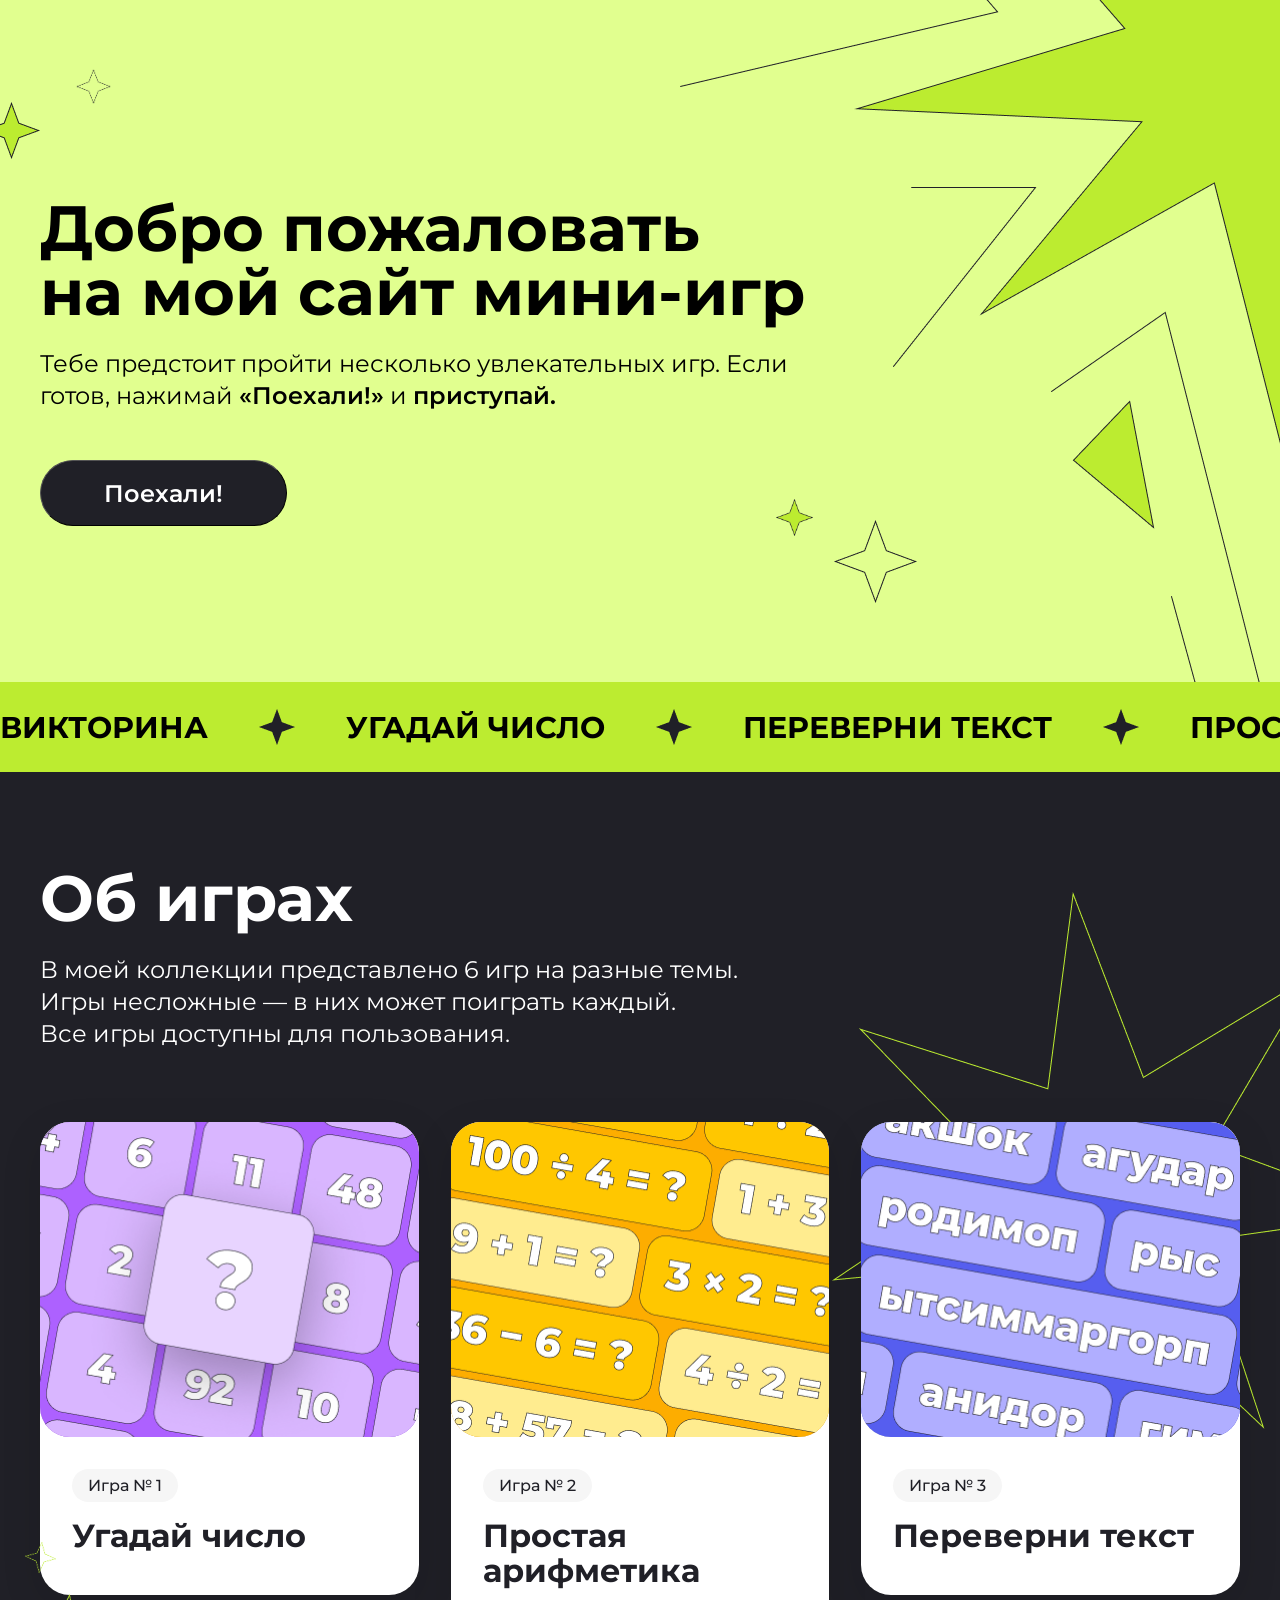
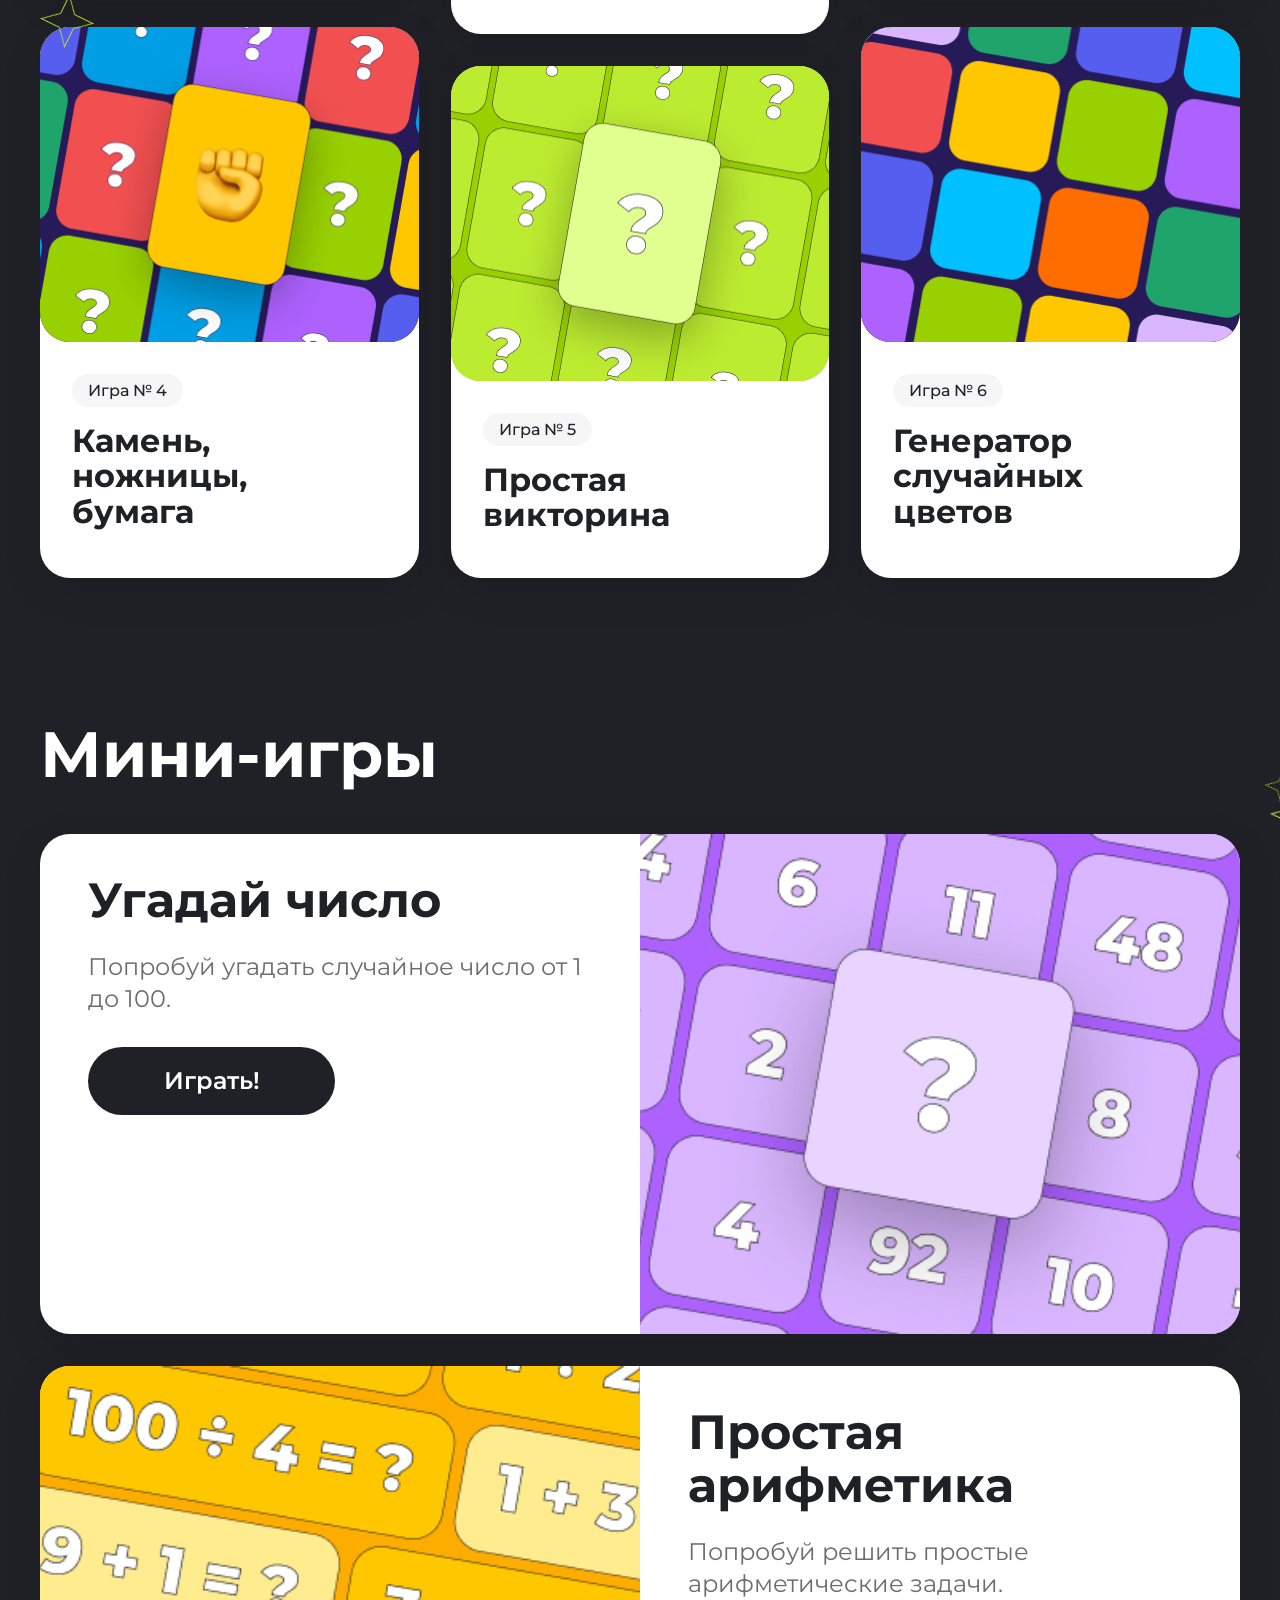
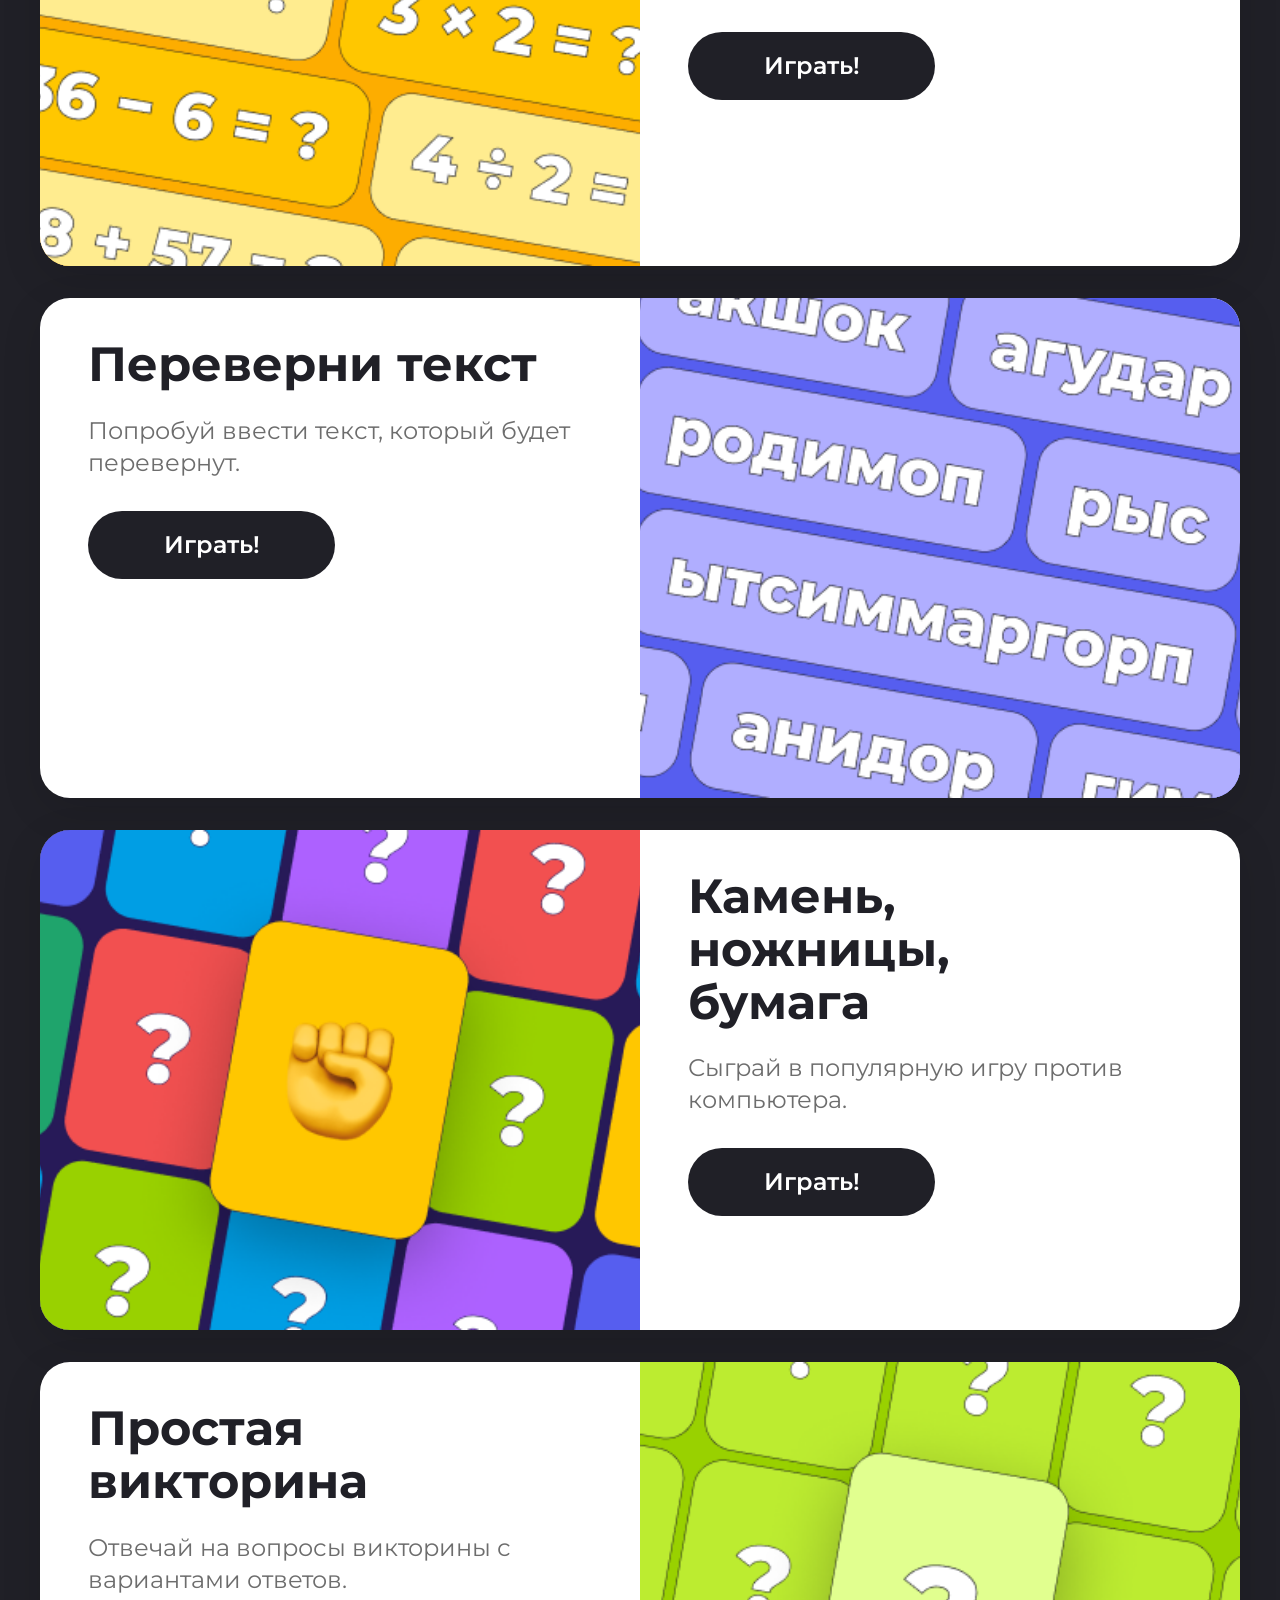
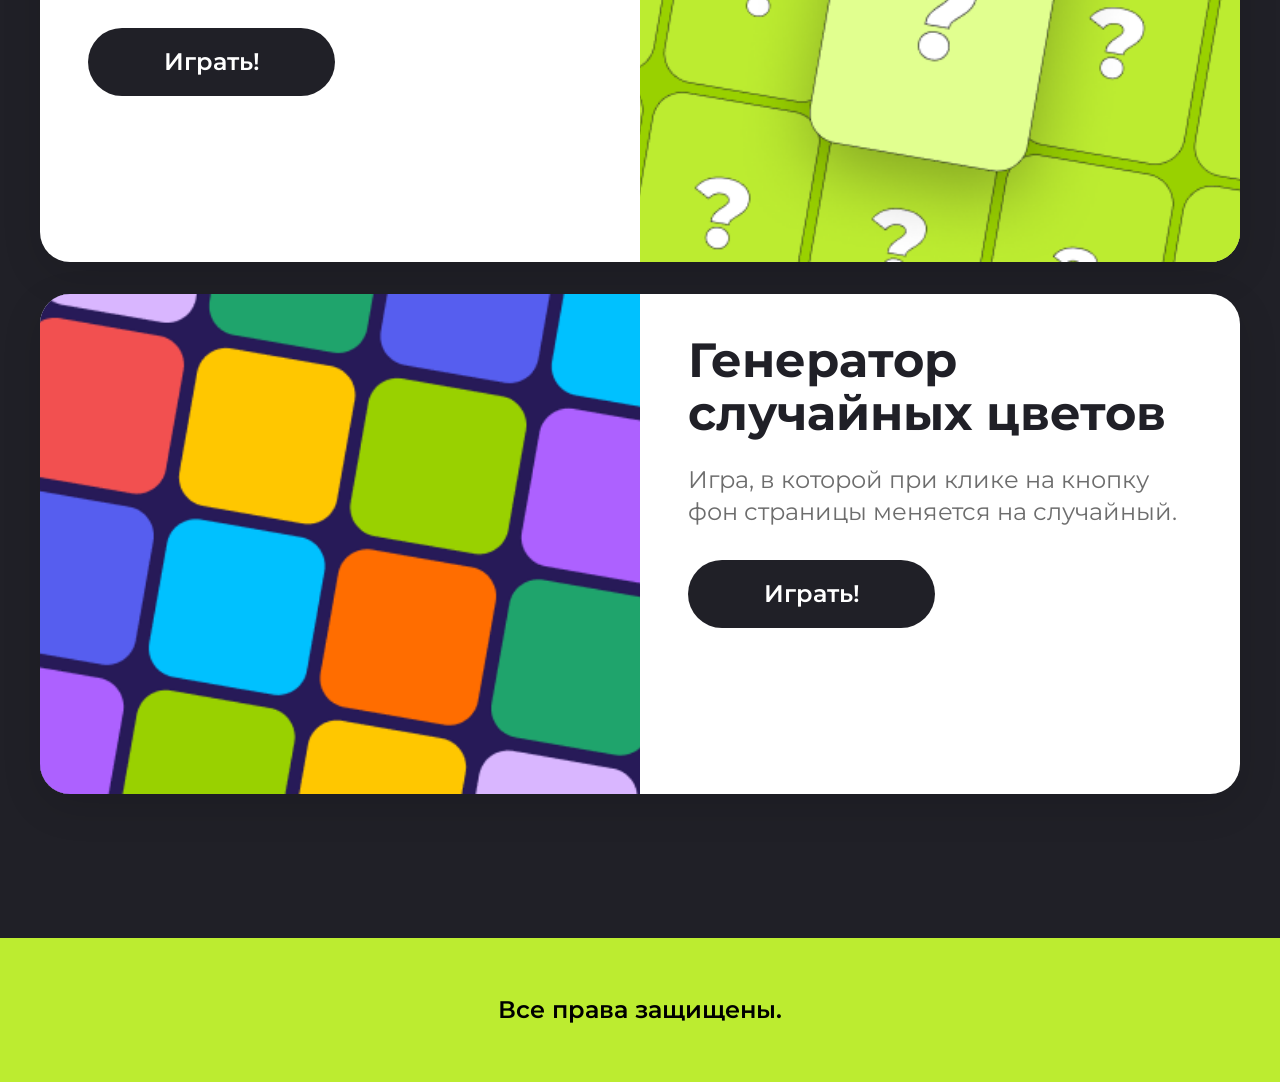
<file: index.html>
<!DOCTYPE html>
<html lang="en">
<head>
    <meta charset="UTF-8">
    <meta name="viewport" content="width=device-width, initial-scale=1.0">
    <title>Mini Games</title>
    <link rel="stylesheet" href="style.css">
    <link rel="preconnect" href="https://fonts.googleapis.com">
    <link rel="preconnect" href="https://fonts.gstatic.com" crossorigin>
    <link href="https://fonts.googleapis.com/css2?family=Montserrat:ital,wght@0,100..900;1,100..900&display=swap" rel="stylesheet">
</head>
<body>
    <header class="header l-center">
        <div class="heading">

            <img src="img/header_big-star-desktop.png" alt="big_star" class="heading__big-star-desktop">
            <img src="img/header_big-star-mobile.png" alt="big_star" class="heading__big-star-mobile">
            
            <h1>Добро пожаловать<br>на мой сайт мини-игр</h1>
            <p class="text-regular">Тебе предстоит пройти несколько увлекательных игр. 
                Если готов, нажимай <span class="text-bold">«Поехали!»</span> и <span class="text-bold">приступай.</span></p>
    
            <button onclick="window.location.href='#about-games'" class="header-button">Поехали!</button>
            

            <img src="img/header_green-filled-star.png" alt="green_filled_star" class="heading__top-full-star">
            <img src="img/header_empty-black-border-star.png" alt="empty_black_border_star" class="heading__top-empty-star">

            <img src="img/header_empty-black-border-star.png" alt="empty_black_border_star" class="heading__bottom-empty-star">
            <img src="img/header_green-filled-star.png" alt="green_filled_star" class="heading__bottom-full-star">
        </div>
    </header>

    <main class="main">
        <div class="ticker">
            <div class="ticker__track">
                <div class="ticker__content">
                    <p class="ticker__text">Викторина</p>
                    <img src="img/ticker_star.png" alt="" class="ticker__star">
                    <p class="ticker__text">Угадай число</p>
                    <img src="img/ticker_star.png" alt="" class="ticker__star">
                    <p class="ticker__text">Переверни текст</p>
                    <img src="img/ticker_star.png" alt="" class="ticker__star">
                    <p class="ticker__text">Простая арифметика</p>
                    <img src="img/ticker_star.png" alt="" class="ticker__star">
                    <p class="ticker__text">Камень, ножницы, бумага</p>
                    <img src="img/ticker_star.png" alt="" class="ticker__star">
                    <p class="ticker__text">Генератор случайных цветов</p>
                    <img src="img/ticker_star.png" alt="" class="ticker__star">
                </div>
                <div class="ticker__content" aria-hidden="true">
                    <p class="ticker__text">Викторина</p>
                    <img src="img/ticker_star.png" alt="" class="ticker__star">
                    <p class="ticker__text">Угадай число</p>
                    <img src="img/ticker_star.png" alt="" class="ticker__star">
                    <p class="ticker__text">Переверни текст</p>
                    <img src="img/ticker_star.png" alt="" class="ticker__star">
                    <p class="ticker__text">Простая арифметика</p>
                    <img src="img/ticker_star.png" alt="" class="ticker__star">
                    <p class="ticker__text">Камень, ножницы, бумага</p>
                    <img src="img/ticker_star.png" alt="" class="ticker__star">
                    <p class="ticker__text">Генератор случайных цветов</p>
                    <img src="img/ticker_star.png" alt="" class="ticker__star">
                </div>
            </div>
        </div>

        <div class="info l-center" id="about-games">
            <h1 class="info__title-desktop">Об играх</h1>
            <h1 class="info__title-mobile">Мини-игры</h1>
            <p class="info__text text-regular">В моей коллекции представлено 6 игр на разные темы.<br>
                Игры несложные — в них может поиграть каждый.<br>
                Все игры доступны для пользования.</p>
            <img src="img/main_big-star.png" alt="main_big-star" class="main__big-star">
            
            <img src="img/main_small-star.png" alt="info_smaller-star" class="info__smaller-star">
            <img src="img/main_small-star.png" alt="info_small-star" class="info__small-star">
            
            <div class="info__games">
                <a href="index.html#game-1">
                    <article class="info__game-card info__game-card--1">
                        <div class="info__game-card-media">
                            <img src="img/game-1.png" alt="" class="info__game-card-img" style="background-color: #AD61FF;">
                        </div>
                        <div class="info__game-card-body">
                            <span class="info__game-card-tag">Игра № 1</span>
                            <h2 class="info__game-card-title">Угадай число</h2>
                            <p class="info__game-card-description">Попробуй угадать случайное число от 1 до 100.</p>
                            <button class="info__game-card-button" onclick="guessNumberGame()">Играть!</button>
                        </div>
                    </article>
                </a>
                <a href="index.html#game-2">  
                    <article class="info__game-card info__game-card--2">
                        <div class="info__game-card-media">
                            <img src="img/game-2.png" alt="" class="info__game-card-img" style="background-color: #FDAD00;">
                        </div>
                        <div class="info__game-card-body">
                            <span class="info__game-card-tag">Игра № 2</span>
                            <h2 class="info__game-card-title">Простая арифметика</h2>
                            <p class="info__game-card-description">Попробуй решить простые арифметические задачи.</p>
                            <button class="info__game-card-button" onclick="simpleArithmetic()">Играть!</button>
                        </div>
                    </article>
                </a>
                <a href="index.html#game-3">
                    <article class="info__game-card info__game-card--3">
                        <div class="info__game-card-media">
                            <img src="img/game-3.png" alt="" class="info__game-card-img" style="background-color: #565EEF;">
                        </div>
                        <div class="info__game-card-body">
                            <span class="info__game-card-tag">Игра № 3</span>
                            <h2 class="info__game-card-title">Переверни текст</h2>
                            <p class="info__game-card-description">Попробуй ввести текст, который будет перевернут.</p>
                            <button class="info__game-card-button" onclick="reverseText()">Играть!</button>
                        </div>
                    </article>
                </a>
                <a href="index.html#game-4">
                    <article class="info__game-card info__game-card--4">
                        <div class="info__game-card-media">
                            <img src="img/game-4.png" alt="" class="info__game-card-img" style="background-color: #271A58;">
                        </div>
                        <div class="info__game-card-body">
                            <span class="info__game-card-tag">Игра № 4</span>
                            <h2 class="info__game-card-title">Камень,<br>ножницы,<br>бумага</h2>
                            <p class="info__game-card-description">Сыграй в популярную игру против компьютера.</p>
                            <button class="info__game-card-button" onclick="rockPaperScissors()">Играть!</button>
                        </div>
                    </article>
                </a>
                <a href="index.html#game-5">
                    <article class="info__game-card info__game-card--5">
                        <div class="info__game-card-media">
                            <img src="img/game-5.png" alt="" class="info__game-card-img" style="background-color: #99D100;">
                        </div>
                        <div class="info__game-card-body">
                            <span class="info__game-card-tag">Игра № 5</span>
                            <h2 class="info__game-card-title">Простая викторина</h2>
                            <p class="info__game-card-description">Отвечай на вопросы викторины с вариантами ответов.</p>
                            <button class="info__game-card-button" onclick="simpleQuiz()">Играть!</button>
                        </div>
                    </article>
                </a>
                <a href="index.html#game-6">
                    <article class="info__game-card info__game-card--6">
                        <div class="info__game-card-media">
                            <img src="img/game-6.png" alt="" class="info__game-card-img" style="background-color: #271A58;">
                        </div>
                        <div class="info__game-card-body">
                            <span class="info__game-card-tag">Игра № 6</span>
                            <h2 class="info__game-card-title">Генератор случайных цветов</h2>
                            <p class="info__game-card-description">Игра, в которой при клике на кнопку фон страницы меняется на случайный.</p>
                            <button class="info__game-card-button" onclick="randomColorGame(event)">Играть!</button>
                        </div>
                    </article>
                </a>
            </div>
        </div>

        <div class="mini-games l-center" id="mini-games">
            <h1 class="mini-games__title-desktop">Мини-игры</h1>
            
            <img src="img/main_small-star.png" alt="mini-games__smaller-star" class="mini-games__smaller-star">
            <img src="img/main_small-star.png" alt="mini-games__small-star" class="mini-games__small-star">
            
            <div class="mini-games__games">
                <article class="mini-games__game-card">
                    <div class="mini-games__game-card-media">
                        <img src="img/game-1.png" alt="" class="mini-games__game-card-img" style="background-color: #AD61FF;">
                    </div>
                    <div class="mini-games__game-card-body" id="game-1">
                        <span class="mini-games__game-card-tag">Игра № 1</span>
                        <h2 class="mini-games__game-card-title">Угадай число</h2>
                        <p class="mini-games__game-card-description">Попробуй угадать случайное число от 1 до 100.</p>
                        <button class="mini-games__game-card-button" onclick="guessNumberGame()">Играть!</button>
                    </div>
                </article>
                <article class="mini-games__game-card">
                    <div class="mini-games__game-card-media">
                        <img src="img/game-2.png" alt="" class="mini-games__game-card-img" style="background-color: #FDAD00;">
                    </div>
                    <div class="mini-games__game-card-body" id="game-2">
                        <span class="mini-games__game-card-tag">Игра № 2</span>
                        <h2 class="mini-games__game-card-title">Простая арифметика</h2>
                        <p class="mini-games__game-card-description">Попробуй решить простые арифметические задачи.</p>
                        <button class="mini-games__game-card-button" onclick="simpleArithmetic()">Играть!</button>
                    </div>
                </article>
                <article class="mini-games__game-card">
                    <div class="mini-games__game-card-media">
                        <img src="img/game-3.png" alt="" class="mini-games__game-card-img" style="background-color: #565EEF;">
                    </div>
                    <div class="mini-games__game-card-body" id="game-3">
                        <span class="mini-games__game-card-tag">Игра № 3</span>
                        <h2 class="mini-games__game-card-title">Переверни текст</h2>
                        <p class="mini-games__game-card-description">Попробуй ввести текст, который будет перевернут.</p>
                        <button class="mini-games__game-card-button" onclick="reverseText()">Играть!</button>
                    </div>
                </article>
                <article class="mini-games__game-card">
                    <div class="mini-games__game-card-media">
                        <img src="img/game-4.png" alt="" class="mini-games__game-card-img" style="background-color: #271A58;">
                    </div>
                    <div class="mini-games__game-card-body" id="game-4">
                        <span class="mini-games__game-card-tag">Игра № 4</span>
                        <h2 class="mini-games__game-card-title">Камень,<br>ножницы,<br>бумага</h2>
                        <p class="mini-games__game-card-description">Сыграй в популярную игру против компьютера.</p>
                        <button class="mini-games__game-card-button" onclick="rockPaperScissors()">Играть!</button>
                    </div>
                </article>
                <article class="mini-games__game-card">
                    <div class="mini-games__game-card-media">
                        <img src="img/game-5.png" alt="" class="mini-games__game-card-img" style="background-color: #99D100;">
                    </div>
                    <div class="mini-games__game-card-body" id="game-5">
                        <span class="mini-games__game-card-tag">Игра № 5</span>
                        <h2 class="mini-games__game-card-title">Простая викторина</h2>
                        <p class="mini-games__game-card-description">Отвечай на вопросы викторины с вариантами ответов.</p>
                        <button class="mini-games__game-card-button" onclick="simpleQuiz()">Играть!</button>
                    </div>
                </article>
                <article class="mini-games__game-card">
                    <div class="mini-games__game-card-media">
                        <img src="img/game-6.png" alt="" class="mini-games__game-card-img" style="background-color: #271A58;">
                    </div>
                    <div class="mini-games__game-card-body" id="game-6">
                        <span class="mini-games__game-card-tag">Игра № 6</span>
                        <h2 class="mini-games__game-card-title">Генератор случайных цветов</h2>
                        <p class="mini-games__game-card-description">Игра, в которой при клике на кнопку фон страницы меняется на случайный.</p>
                        <button class="mini-games__game-card-button" onclick="randomColorGame(event)">Играть!</button>
                    </div>
                </article>
            </div>
        </div>

    </main>

    <footer class="footer l-center">
        <p class="footer-text">Все права защищены.</p>
    </footer>

    <!-- <script src="hw2.js"></script> -->
    <!-- <script src="hw3.js"></script> -->
    <!-- <script src="hw4.js"></script> -->
    <!-- <script src="hw5.js"></script> -->
    <!-- <script src="hw6.js"></script> -->
    <!-- <script src="hw7.js"></script> -->
    <!-- <script src="hw8.js"></script> -->
    <script src="guessNumberGame.js"></script>
    <script src="simpleArithmeticGame.js"></script>
    <script src="reverseTextGame.js"></script>
    <script src="rockPaperScissorsGame.js"></script>
    <script src="simpleQuizGame.js"></script>
    <script src="randomColorGame.js"></script>
</body>
</html>
</file>
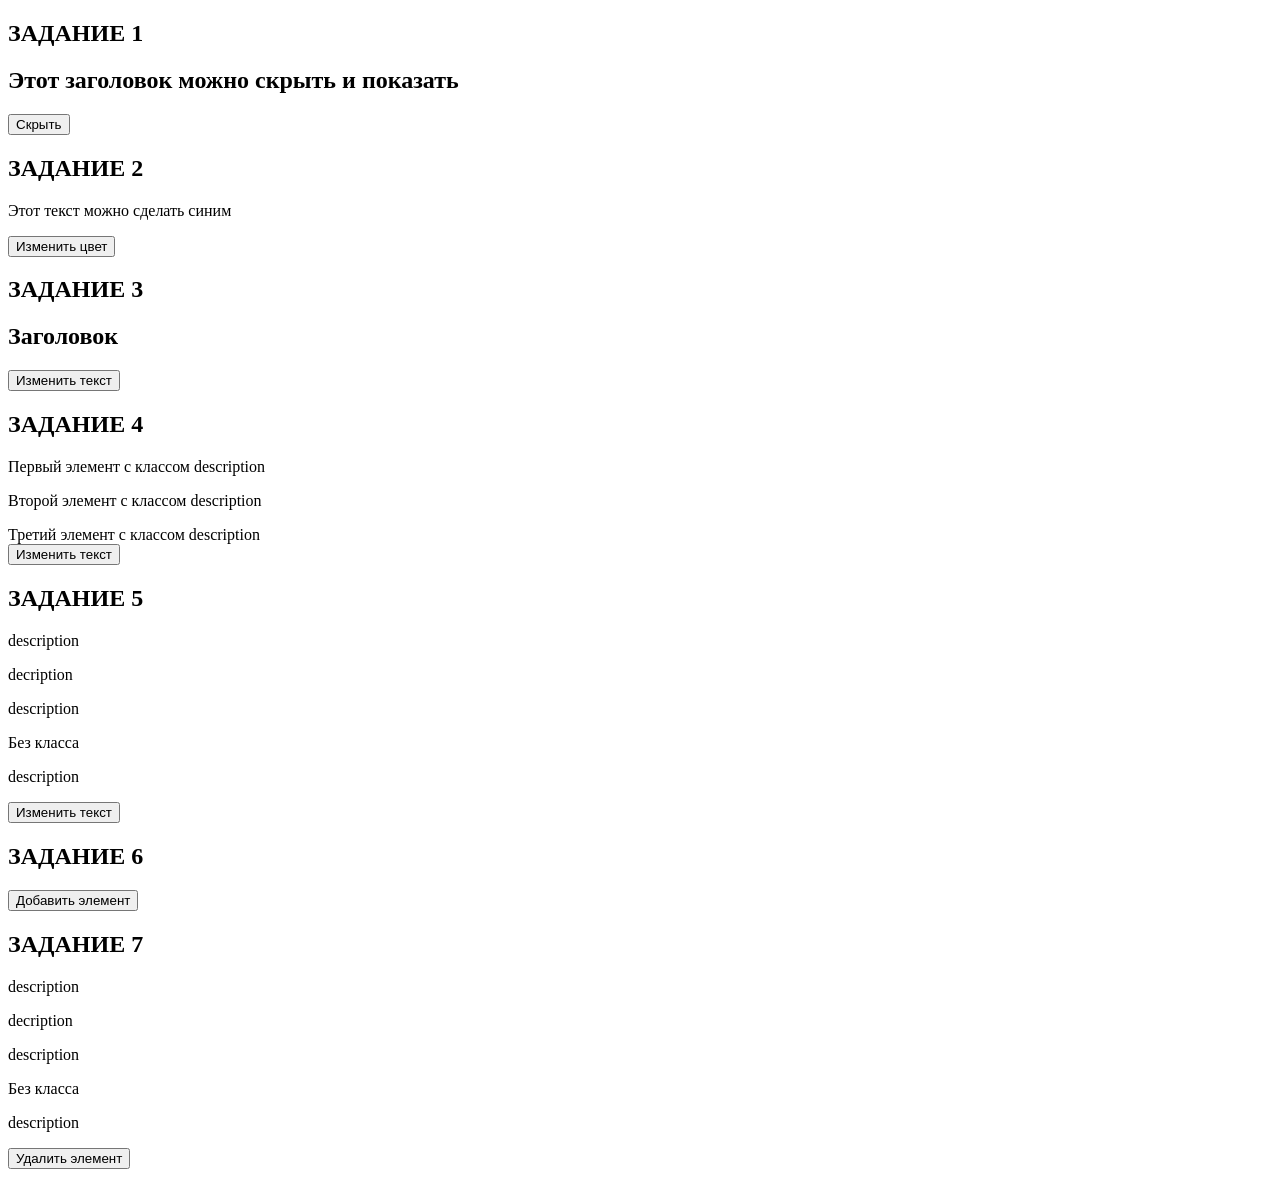
<file: hw9.html>
<!DOCTYPE html>
<html lang="ru">
<head>
    <meta charset="UTF-8">
    <meta name="viewport" content="width=device-width, initial-scale=1.0">
    <title>hw-9</title>
</head>
<body>

    <!-- ЗАДАНИЕ 1 -->

    <section id="task-1">
        <h2>ЗАДАНИЕ 1</h2>

        <h1>Этот заголовок можно скрыть и показать</h1>
        <button>Скрыть</button>
    </section>

    <script>
        const title = document.querySelector('#task-1 h1');
        const button = document.querySelector('#task-1 button');

        button.addEventListener('click', function () {
            if (title.style.display === 'none') {
                title.style.display = '';
                button.textContent = 'Скрыть';
            } else {
                title.style.display = 'none';
                button.textContent = 'Показать';
            }
        });
    </script>

    <!-- ЗАДАНИЕ 2 -->

    <section id="task-2">
        <h2>ЗАДАНИЕ 2</h2>

        <p>Этот текст можно сделать синим</p>
        <button>Изменить цвет</button>
    </section>

    <script>
        const paragraph = document.querySelector('#task-2 p');
        const colorButton = document.querySelector('#task-2 button');

        colorButton.addEventListener('click', function () {
            if (paragraph.style.color === 'blue') {
                paragraph.style.color = 'black';
            } else {
                paragraph.style.color = 'blue';
            }
        });
    </script>

    <!-- ЗАДАНИЕ 3 -->

    <section id="task-3">
        <h2>ЗАДАНИЕ 3</h2>

        <h1>Заголовок</h1>
        <button>Изменить текст</button>
    </section>

    <script>
        const heading = document.querySelector('#task-3 h1');
        const textButton = document.querySelector('#task-3 button');

        textButton.addEventListener('click', function () {
            if (heading.textContent === 'Привет, мир!') {
                heading.textContent = 'Заголовок';
            } else {
                heading.textContent = 'Привет, мир!';
            }
        });
    </script>

    <!-- ЗАДАНИЕ 4 -->

    <section id="task-4">
        <h2>ЗАДАНИЕ 4</h2>

        <p class="description">Первый элемент с классом description</p>
        <p class="description">Второй элемент с классом description</p>
        <span class="description">Третий элемент с классом description</span>
        <br>
        <button>Изменить текст</button>
    </section>

    <script>
        const descriptions = document.querySelectorAll('#task-4 .description');
        const changeTextButton = document.querySelector('#task-4 button');

        changeTextButton.addEventListener('click', function () {
            for (let i = 0; i < descriptions.length; i++) {
                descriptions[i].textContent = 'Измененный текст';
            }
        });
    </script>

    <!-- ЗАДАНИЕ 5 -->

    <section id="task-5">
        <h2>ЗАДАНИЕ 5</h2>

        <p class="description">description</p>
        <p class="decription">decription</p>
        <p class="description">description</p>
        <p>Без класса</p>
        <p class="description">description</p>
        <button>Изменить текст</button>
    </section>

    <script>
        const descriptionParagraphs = document.querySelectorAll('#task-5 .description');
        const textChangeButton = document.querySelector('#task-5 button');

        textChangeButton.addEventListener('click', function () {
            for (let i = 0; i < descriptionParagraphs.length; i++) {
                descriptionParagraphs[i].textContent = 'Новый текст';
            }
        });
    </script>

    <!-- ЗАДАНИЕ 6 -->

    <section id="task-6">
        <h2>ЗАДАНИЕ 6</h2>

        <button>Добавить элемент</button>
    </section>

    <script>
        const task6Section = document.querySelector('#task-6');
        const addButton = document.querySelector('#task-6 button');

        addButton.addEventListener('click', function () {
            const newParagraph = document.createElement('p');
            newParagraph.textContent = 'Новый абзац';
            task6Section.appendChild(newParagraph);
        });
    </script>

    <!-- ЗАДАНИЕ 7 -->

    <section id="task-7">
        <h2>ЗАДАНИЕ 7</h2>

        <p class="description">description</p>
        <p class="decription">decription</p>
        <p class="description">description</p>
        <p>Без класса</p>
        <p class="description">description</p>
        <button>Удалить элемент</button>
    </section>

    <script>
        const deleteButton = document.querySelector('#task-7 button');

        deleteButton.addEventListener('click', function () {
            const firstDescription = document.querySelector('#task-7 .description');

            if (firstDescription) {
                firstDescription.remove();
            }
        });
    </script>

</body>
</html>
</file>
<file: style.css>
* {
  margin: 0;
  padding: 0;
  box-sizing: border-box;
}

html {
  scroll-behavior: smooth;
  overflow-x: hidden;
}

body {
  overflow-x: hidden;
  max-width: 100%;
}

.l-center {
  width: 100%;
  max-width: 100%;
  padding-left: max(16px, 50% - 600px);
  padding-right: max(16px, 50% - 600px);
}

h1 {
  font-family: Montserrat;
  font-weight: 700;
  font-style: Bold;
  font-size: 64px;
  line-height: 100%;
  letter-spacing: 0px;
  vertical-align: middle;
}

h2 {
  font-family: Montserrat;
  font-weight: 700;
  font-style: Bold;
  font-size: 48px;
  line-height: 100%;
  letter-spacing: 0px;
  vertical-align: middle;
}

h3 {
  font-family: Montserrat;
  font-weight: 700;
  font-style: Bold;
  font-size: 32px;
  line-height: 100%;
  letter-spacing: 0px;
  vertical-align: middle;
}

.text-regular {
  font-family: Montserrat;
  font-weight: 400;
  font-style: Regular;
  font-size: 24px;
  line-height: 32px;
  letter-spacing: 0px;
  vertical-align: middle;
}

.text-bold {
  font-family: Montserrat;
  font-weight: 600;
  font-style: SemiBold;
  font-size: 24px;
  line-height: 32px;
  letter-spacing: 0px;
}

.text-mini {
  font-family: Montserrat;
  font-weight: 400;
  font-style: Regular;
  font-size: 16px;
  line-height: 32px;
  letter-spacing: 0px;
  vertical-align: middle;
}

.header {
  background-color: #E1FF8F;
  overflow: hidden;
  max-width: 100%;
}

.heading {
  position: relative;
  max-width: 769px;
  width: 100%;
  padding: 196px 0 156px;
  display: flex;
  gap: 24px;
  flex-direction: column;
  align-items: flex-start;
}
.heading__top-full-star {
  position: absolute;
  top: 102px;
  left: -57px;
  width: 57px;
  height: 57px;
}
.heading__top-empty-star {
  position: absolute;
  width: 35px;
  height: 35px;
  top: 69px;
  left: 36px;
}
.heading__bottom-full-star {
  position: absolute;
  width: 37px;
  height: 37px;
  top: 499px;
  left: clamp(480px, 57.5vw, 828px);
}
.heading__bottom-empty-star {
  position: absolute;
  width: 83px;
  height: 83px;
  top: 520px;
  left: clamp(520px, 62vw, 893px);
}
.heading__big-star-desktop {
  position: absolute;
  top: -400px;
  left: clamp(420px, 50vw, 720px);
  max-width: none;
  pointer-events: none;
}
.heading__big-star-mobile {
  display: none;
}

.header-button {
  width: 247px;
  height: 66px;
  gap: 10px;
  opacity: 1;
  border-width: 1px;
  padding-top: 16px;
  padding-right: 28px;
  padding-bottom: 16px;
  padding-left: 28px;
  border-radius: 60px;
  font-family: Montserrat;
  font-weight: 600;
  font-style: SemiBold;
  font-size: 24px;
  line-height: 142%;
  letter-spacing: 0%;
  text-align: center;
  color: #FFFFFF;
  background-color: #202027;
  margin-top: 24px;
}

.header-button:hover {
  background-color: #FFFFFF;
  color: #202027;
  transition: all 0.3s ease;
}

.main {
  position: relative;
  overflow: hidden;
  max-width: 100%;
}
.main__big-star {
  position: absolute;
  top: 120px;
  left: clamp(560px, 65vw, 933px);
  z-index: -1;
  pointer-events: none;
}

.ticker {
  position: relative;
  z-index: 1;
  padding-top: 27px;
  padding-bottom: 27px;
  background-color: #BCEC30;
  width: 100%;
  overflow: hidden;
}
.ticker__track {
  display: flex;
  width: -moz-max-content;
  width: max-content;
  animation: ticker-scroll 25s linear infinite;
}
.ticker__content {
  display: flex;
  align-items: center;
  gap: 51px;
  padding-right: 51px;
  flex-shrink: 0;
}
.ticker__text {
  font-family: Montserrat;
  font-weight: 700;
  font-style: Bold;
  font-size: 30px;
  line-height: 110%;
  letter-spacing: 4%;
  vertical-align: middle;
  text-transform: uppercase;
  white-space: nowrap;
  margin: 0;
}
.ticker__star {
  flex-shrink: 0;
  width: 36px;
  height: 36px;
  -o-object-fit: contain;
     object-fit: contain;
}

@keyframes ticker-scroll {
  from {
    transform: translateX(0);
  }
  to {
    transform: translateX(-50%);
  }
}
.info {
  position: relative;
  display: flex;
  padding-top: 94px;
  padding-bottom: 144px;
  background-color: #202027;
  gap: 24px;
  flex-direction: column;
  z-index: 1;
  overflow: hidden;
  max-width: 100%;
}
.info__title-desktop {
  color: #FFFFFF;
}
.info__title-mobile {
  display: none;
}
.info__text {
  color: #FFFFFF;
}
.info__games {
  display: grid;
  grid-template-columns: repeat(3, minmax(0, 1fr));
  margin-top: 48px;
  gap: 32px;
  width: 100%;
}
.info__games a {
  text-decoration: none;
  color: inherit;
  min-width: 0;
  max-width: 100%;
}
.info__smaller-star {
  position: absolute;
  width: 31px;
  height: 31px;
  top: 770px;
  left: 25px;
  transform: rotate(5.45deg);
  pointer-events: none;
}
.info__small-star {
  position: absolute;
  width: 54px;
  height: 54px;
  top: 822px;
  left: 40px;
  transform: rotate(5.45deg);
  pointer-events: none;
}

.info__game-card {
  width: 100%;
  border-radius: 30px;
  overflow: hidden;
  display: flex;
  flex-direction: column;
  background-color: #FFFFFF;
  box-shadow: 0 12px 40px rgba(0, 0, 0, 0.12);
  transition: all 0.3s ease;
  z-index: 1;
}
.info__game-card:hover {
  transform: scale(1.05);
  box-shadow: 0 12px 40px rgba(0, 0, 0, 0.12);
  transition: all 0.3s ease;
}
.info__game-card--1 {
  height: 473px;
}
.info__game-card--2 {
  height: 512px;
}
.info__game-card--3 {
  height: 473px;
}
.info__game-card--4 {
  height: 551px;
  margin-top: -39px;
}
.info__game-card--5 {
  height: 512px;
}
.info__game-card--6 {
  height: 551px;
  margin-top: -39px;
}

.info__game-card-media {
  background-color: #c2c2c2;
  border-radius: 30px;
}

.info__game-card-img {
  display: block;
  width: 100%;
  height: 100%;
  -o-object-fit: cover;
     object-fit: cover;
  border-radius: 30px;
}

.info__game-card-body {
  flex-shrink: 0;
  padding: 32px;
  display: flex;
  flex-direction: column;
  gap: 16px;
}

.info__game-card-tag {
  align-self: flex-start;
  padding: 8px 16px;
  border-radius: 999px;
  background-color: #f6f6f6;
  font-family: Montserrat, sans-serif;
  font-weight: 500;
  font-size: 16px;
  line-height: 110%;
  color: #202027;
}

.info__game-card-title {
  margin: 0;
  font-family: Montserrat, sans-serif;
  font-weight: 700;
  font-size: 32px;
  line-height: 110%;
  color: #202027;
}

.info__game-card-description {
  display: none;
}

.info__game-card-button {
  display: none;
}

.mini-games {
  position: relative;
  display: flex;
  flex-direction: column;
  gap: 48px;
  padding-bottom: 144px;
  background-color: #202027;
  z-index: 1;
  overflow: hidden;
  max-width: 100%;
}
.mini-games__title-desktop {
  margin: 0;
  color: #FFFFFF;
}
.mini-games .info__smaller-star,
.mini-games .info__small-star {
  display: none;
}
.mini-games__smaller-star {
  position: absolute;
  width: 35px;
  height: 35px;
  top: 47px;
  right: max(-20px, 50% - 700px);
  left: auto;
  transform: rotate(5.45deg);
  z-index: 1;
  pointer-events: none;
}
.mini-games__small-star {
  position: absolute;
  width: 70px;
  height: 70px;
  top: 60px;
  right: max(-60px, 50% - 770px);
  left: auto;
  transform: rotate(5.45deg);
  z-index: 1;
  pointer-events: none;
}
.mini-games__games {
  display: flex;
  flex-direction: column;
  gap: 32px;
  z-index: 10;
}
.mini-games__games > .mini-games__game-card:nth-child(odd) {
  flex-direction: row-reverse;
}
.mini-games__games > .mini-games__game-card:nth-child(even) {
  flex-direction: row;
}

.mini-games__game-card {
  display: flex;
  flex-direction: row;
  width: 100%;
  min-height: 500px;
  border-radius: 30px;
  overflow: hidden;
  background-color: #FFFFFF;
  box-shadow: 0 12px 40px rgba(0, 0, 0, 0.12);
  align-items: stretch;
  transition: box-shadow 0.3s ease;
}
.mini-games__game-card:hover {
  box-shadow: 0 16px 48px rgba(0, 0, 0, 0.18);
}

.mini-games__game-card-media {
  flex: 1 1 50%;
  min-width: 0;
  display: flex;
  align-items: stretch;
  overflow: hidden;
  background-color: #c2c2c2;
}

.mini-games__game-card-img {
  display: block;
  width: 100%;
  height: 100%;
  min-height: 100%;
  -o-object-fit: cover;
     object-fit: cover;
}

.mini-games__game-card-body {
  flex: 1 1 50%;
  min-width: 0;
  box-sizing: border-box;
  display: flex;
  flex-direction: column;
  gap: 0;
  padding: 40px 48px;
  justify-content: flex-start;
}

.mini-games__game-card-tag {
  display: none;
}

.mini-games__game-card-title {
  margin: 0 0 24px 0;
  font-family: Montserrat, sans-serif;
  font-weight: 700;
  font-size: 48px;
  line-height: 110%;
  color: #202027;
}

.mini-games__game-card-description {
  margin: 0 0 32px 0;
  font-family: Montserrat, sans-serif;
  font-weight: 400;
  font-size: 24px;
  line-height: 32px;
  color: #6d6d6d;
}

.mini-games__game-card-button {
  margin-top: 0;
  align-self: flex-start;
  padding: 16px 28px;
  min-width: 247px;
  min-height: 66px;
  border-radius: 60px;
  border: 1px solid transparent;
  font-family: Montserrat, sans-serif;
  font-weight: 600;
  font-size: 24px;
  line-height: 142%;
  text-align: center;
  color: #FFFFFF;
  background-color: #202027;
  cursor: pointer;
  transition: background-color 0.3s ease, color 0.3s ease, border-color 0.3s ease;
}
.mini-games__game-card-button:hover {
  background-color: #FFFFFF;
  color: #202027;
  border-color: #202027;
}

.footer {
  background-color: #BCEC30;
  overflow: hidden;
  max-width: 100%;
}

.footer-text {
  padding: 60px 0 60px 0;
  font-family: Montserrat;
  font-weight: 600;
  font-style: SemiBold;
  font-size: 24px;
  line-height: 100%;
  letter-spacing: 0px;
  text-align: center;
  vertical-align: middle;
}

@media (max-width: 1024px) {
  .info {
    padding: 48px 16px 10px;
    gap: 0;
    overflow: hidden;
  }
  .info__big-star {
    display: none;
  }
  .info__smaller-star {
    display: none;
  }
  .info__small-star {
    display: none;
  }
  .info__title-desktop {
    display: none;
  }
  .info__title-mobile {
    display: block;
    color: #FFFFFF;
    font-family: Montserrat;
    font-weight: 700;
    font-size: clamp(32px, 8vw, 40px);
    line-height: 100%;
    letter-spacing: 0px;
    text-align: left;
  }
  .info__text {
    display: none;
  }
  .info__games {
    display: grid;
    grid-template-columns: repeat(2, 350px);
    justify-content: center;
    justify-items: center;
    gap: 24px;
    margin-top: 24px;
    margin-bottom: 48px;
  }
  .info__games a {
    width: 350px;
    max-width: 100%;
    display: flex;
    justify-content: center;
  }
  .info__game-card-media {
    display: block;
    width: 100%;
    height: 285px;
    flex-shrink: 0;
    align-self: stretch;
    border-radius: 30px;
    overflow: hidden;
  }
  .info__game-card-img {
    display: block;
    width: 100%;
    height: 285px;
    -o-object-fit: cover;
       object-fit: cover;
    border-radius: 30px;
  }
  .info__game-card-tag {
    display: none;
  }
  .info__game-card-title {
    font-size: clamp(20px, 4vw, 28px);
  }
  .info__game-card-description {
    display: block;
    font-family: Montserrat;
    font-weight: 400;
    font-size: 16px;
    line-height: 130%;
    letter-spacing: 0px;
  }
  .info__game-card-button {
    display: block;
    width: 100%;
    max-width: 285px;
    height: 55px;
    border-radius: 60px;
    border-width: 1px;
    padding: 16px 28px;
    font-family: Montserrat;
    font-weight: 600;
    font-size: 16px;
    line-height: 142%;
    text-align: center;
    color: #FFFFFF;
    background-color: #202027;
  }
  .info__game-card-button:hover {
    background-color: #FFFFFF;
    color: #202027;
    transition: all 0.3s ease;
  }
  .info__game-card-body {
    flex: 1 1 auto;
    align-self: stretch;
    display: flex;
    flex-direction: column;
    justify-content: space-between;
    gap: 0;
    padding: 24px;
    min-height: 0;
    width: 100%;
  }
  .info__game-card {
    width: 350px;
    height: 625px;
    max-width: 100%;
    align-items: stretch;
    overflow: hidden;
  }
  .info__game-card--1, .info__game-card--2, .info__game-card--3, .info__game-card--4, .info__game-card--5, .info__game-card--6 {
    width: 350px;
    height: 625px;
    max-width: 100%;
    margin-top: 0;
  }
  .info__game-card:hover {
    transform: scale(1.02);
  }
  .main__big-star {
    display: none;
  }
  .mini-games__game-card-body {
    padding: 32px 28px;
  }
  .mini-games__game-card-title {
    font-size: clamp(28px, 4vw, 40px);
  }
  .mini-games__game-card-description {
    font-size: 18px;
    line-height: 28px;
  }
  .mini-games__game-card-button {
    min-width: 200px;
    min-height: 55px;
    font-size: 18px;
  }
}
@media (max-width: 768px) {
  .header {
    overflow: hidden;
  }
  .heading {
    max-width: 100%;
    width: 100%;
    align-items: center;
    padding: 147px 16px 182px;
  }
  .heading__big-star-desktop {
    display: none;
  }
  .heading__big-star-mobile {
    display: block;
    position: absolute;
    top: -94px;
    right: -40px;
    left: auto;
    max-width: 55%;
    height: auto;
    pointer-events: none;
  }
  .heading__top-full-star {
    width: 35px;
    height: 35px;
    top: 97px;
    left: 37px;
  }
  .heading__top-empty-star {
    width: 21px;
    height: 21px;
    top: 64px;
    left: 91px;
  }
  .heading__bottom-empty-star {
    width: 40px;
    height: 40px;
    top: 444px;
    left: auto;
    right: 16px;
  }
  .heading__bottom-full-star {
    width: 18px;
    height: 18px;
    top: 500px;
    left: auto;
    right: 64px;
  }
  h1 {
    font-size: clamp(32px, 8vw, 40px);
    text-align: center;
    padding: 0;
    max-width: 100%;
  }
  .main {
    overflow: hidden;
  }
  .text-regular {
    font-family: Montserrat;
    font-weight: 400;
    font-size: 16px;
    line-height: 100%;
    letter-spacing: 0px;
    text-align: center;
    vertical-align: middle;
    padding: 0;
    max-width: 100%;
  }
  .text-bold {
    font-family: Montserrat;
    font-weight: 600;
    font-size: 16px;
    line-height: 100%;
    letter-spacing: 0px;
    text-align: center;
    vertical-align: middle;
  }
  .header-button {
    width: min(285px, 100%);
    height: 55px;
    font-size: 16px;
    padding: 16px 28px;
  }
  .ticker {
    width: 100%;
    max-width: 100%;
    height: 51px;
    padding: 0;
    display: flex;
    align-items: center;
    overflow: hidden;
  }
  .ticker__content {
    gap: 27px;
    padding-right: 27px;
  }
  .ticker__text {
    font-family: Montserrat;
    font-weight: 700;
    font-size: 16px;
    line-height: 110%;
    letter-spacing: 4%;
    vertical-align: middle;
    text-transform: uppercase;
  }
  .ticker__star {
    width: 19px;
    height: 19px;
    flex-shrink: 0;
  }
  .ticker__track {
    animation-duration: 18s;
  }
  .mini-games {
    display: none;
  }
  .info__games {
    grid-template-columns: 350px;
  }
  .footer-text {
    font-family: Montserrat;
    font-weight: 600;
    font-size: 16px;
    line-height: 100%;
    letter-spacing: 0px;
    text-align: center;
    vertical-align: middle;
    padding: 40px 16px;
  }
}
@media (max-width: 576px) {
  .header {
    overflow: hidden;
  }
  .heading {
    max-width: 100%;
    width: 100%;
    align-items: center;
    padding: 147px 16px 182px;
  }
  .heading__big-star-desktop {
    display: none;
  }
  .heading__big-star-mobile {
    display: block;
    position: absolute;
    top: -88px;
    right: -48px;
    left: auto;
    width: 234px;
    max-width: none;
    height: auto;
    pointer-events: none;
  }
  .heading__top-full-star {
    width: 35px;
    height: 35px;
    top: 97px;
    left: 37px;
  }
  .heading__top-empty-star {
    width: 21px;
    height: 21px;
    top: 64px;
    left: 91px;
  }
  .heading__bottom-empty-star {
    width: 40px;
    height: 40px;
    top: 580px;
    left: auto;
    right: 16px;
  }
  .heading__bottom-full-star {
    width: 18px;
    height: 18px;
    top: 557px;
    left: auto;
    right: 48px;
  }
  h1 {
    font-size: 40px;
    text-align: center;
    padding: 0;
  }
  .text-regular {
    font-family: Montserrat;
    font-weight: 400;
    font-size: 16px;
    line-height: 100%;
    letter-spacing: 0px;
    text-align: center;
    vertical-align: middle;
    padding: 0;
  }
  .text-bold {
    font-family: Montserrat;
    font-weight: 600;
    font-size: 16px;
    line-height: 100%;
    letter-spacing: 0px;
    text-align: center;
    vertical-align: middle;
  }
  .header-button {
    width: min(285px, 100%);
    height: 55px;
    font-size: 16px;
    padding: 16px 28px;
  }
  .ticker {
    box-sizing: border-box;
    width: 100%;
    max-width: 100%;
    height: 51px;
    padding: 0;
    display: flex;
    align-items: center;
    overflow: hidden;
  }
  .ticker__content {
    gap: 27px;
    padding-right: 27px;
  }
  .ticker__text {
    font-family: Montserrat;
    font-weight: 700;
    font-size: 16px;
    line-height: 110%;
    letter-spacing: 4%;
    vertical-align: middle;
    text-transform: uppercase;
  }
  .ticker__star {
    width: 19px;
    height: 19px;
    flex-shrink: 0;
  }
  .ticker__track {
    animation-duration: 18s;
  }
  .info {
    padding: 48px 16px 10px 16px;
    gap: 0;
    overflow: hidden;
  }
  .info__big-star {
    display: none;
  }
  .info__smaller-star {
    display: none;
  }
  .info__small-star {
    display: none;
  }
  .info__title-desktop {
    display: none;
  }
  .info__title-mobile {
    display: block;
    color: #FFFFFF;
    font-family: Montserrat;
    font-weight: 700;
    font-size: 40px;
    line-height: 100%;
    letter-spacing: 0px;
    text-align: left;
  }
  .info__text {
    display: none;
  }
  .info__games {
    display: grid;
    grid-template-columns: 350px;
    justify-content: center;
    justify-items: center;
    gap: 24px;
  }
  .info__games a {
    width: 350px;
    max-width: 100%;
    display: flex;
    justify-content: center;
  }
  .info__game-card-media {
    display: block;
    width: 100%;
    height: 285px;
    flex-shrink: 0;
    align-self: stretch;
    border-radius: 30px;
    overflow: hidden;
  }
  .info__game-card-img {
    display: block;
    width: 100%;
    height: 285px;
    -o-object-fit: cover;
       object-fit: cover;
    border-radius: 30px;
  }
  .info__game-card-tag {
    display: none;
  }
  .info__game-card-description {
    display: block;
    font-family: Montserrat;
    font-weight: 400;
    font-size: 16px;
    line-height: 130%;
    letter-spacing: 0px;
  }
  .info__game-card-button {
    display: block;
    width: 100%;
    max-width: 285px;
    height: 55px;
    border-radius: 60px;
    border-width: 1px;
    padding: 16px 28px;
    font-family: Montserrat;
    font-weight: 600;
    font-size: 16px;
    line-height: 142%;
    text-align: center;
    color: #FFFFFF;
    background-color: #202027;
  }
  .info__game-card-button:hover {
    background-color: #FFFFFF;
    color: #202027;
    transition: all 0.3s ease;
  }
  .info__game-card-body {
    flex: 1 1 auto;
    align-self: stretch;
    display: flex;
    flex-direction: column;
    justify-content: space-between;
    gap: 0;
    padding: 24px;
    min-height: 0;
    width: 100%;
  }
  .info__game-card {
    width: 350px;
    height: 625px;
    max-width: 100%;
    align-items: stretch;
    overflow: hidden;
  }
  .info__game-card--1, .info__game-card--2, .info__game-card--3, .info__game-card--4, .info__game-card--5, .info__game-card--6 {
    width: 350px;
    height: 625px;
    max-width: 100%;
    margin-top: 0;
  }
  .main__big-star {
    display: none;
  }
  .mini-games {
    display: none;
  }
  .footer-text {
    font-family: Montserrat;
    font-weight: 600;
    font-size: 16px;
    line-height: 100%;
    letter-spacing: 0px;
    text-align: center;
    vertical-align: middle;
    padding: 40px 16px;
  }
}/*# sourceMappingURL=style.css.map */
</file>
